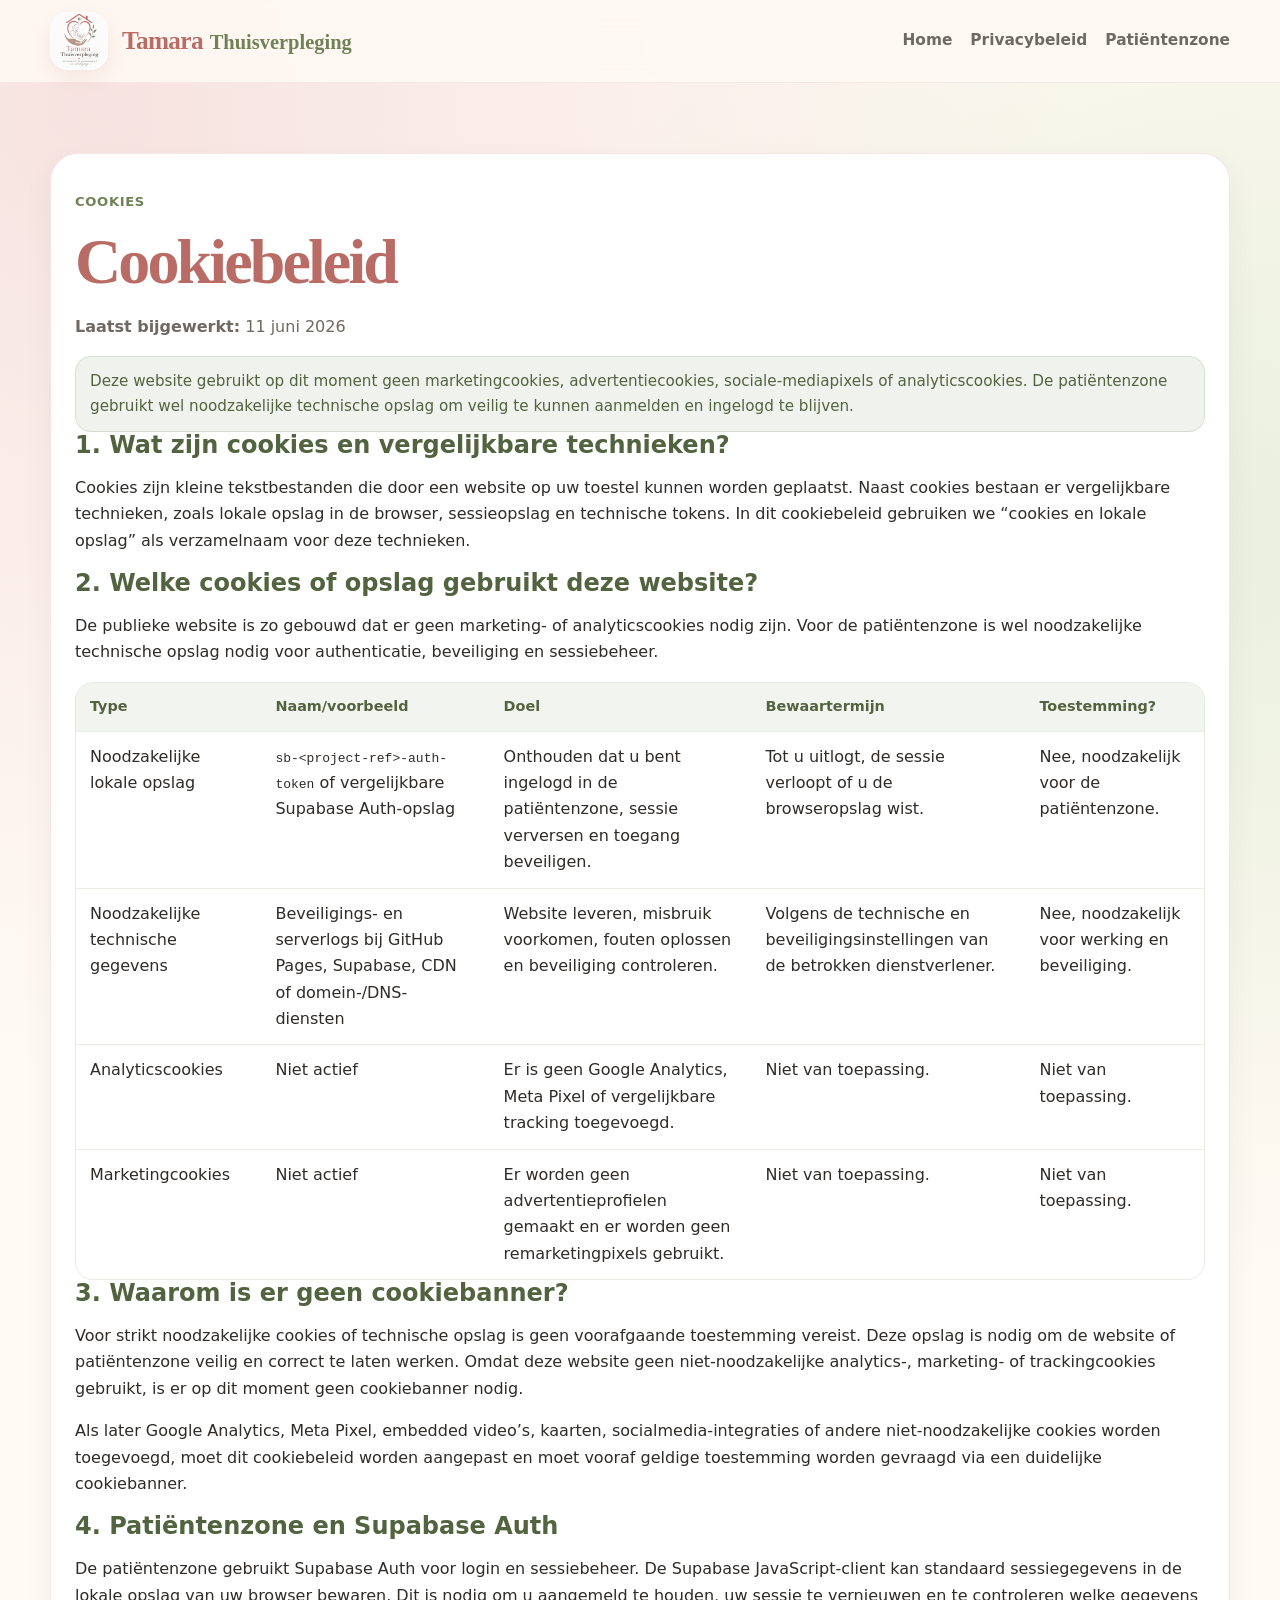
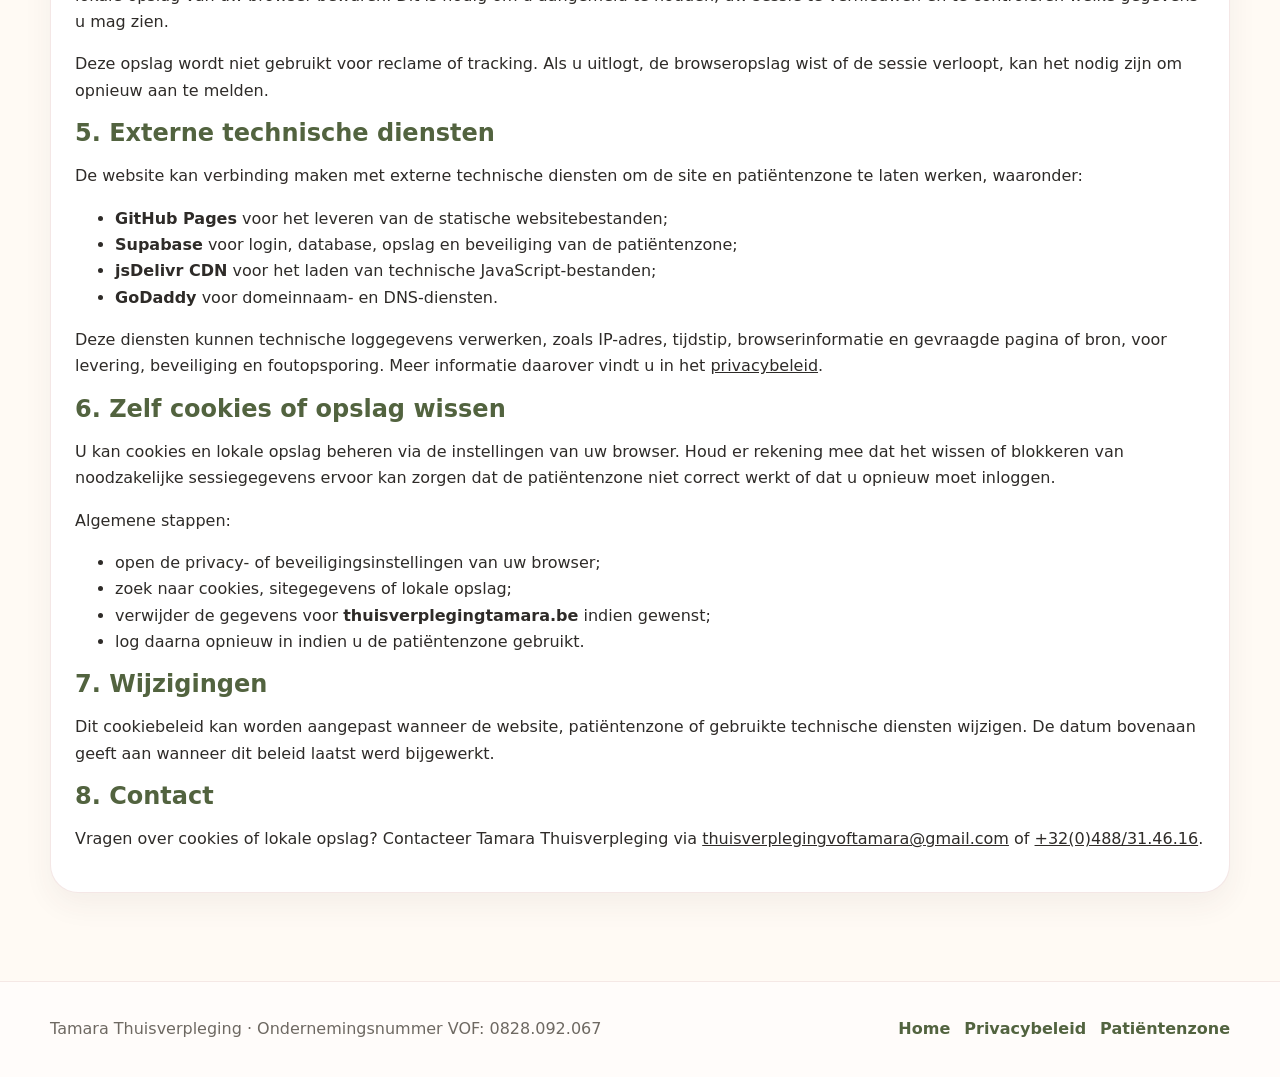
<file: cookies.html>
<!doctype html>
<html lang="nl-BE">
<head>
  <meta charset="utf-8">
  <meta name="viewport" content="width=device-width, initial-scale=1">
  <title>Cookiebeleid | Tamara Thuisverpleging</title>
  <meta name="description" content="Cookiebeleid van Tamara Thuisverpleging voor cookies, lokale opslag en noodzakelijke sessiegegevens.">
  <meta name="robots" content="noindex">
  <link rel="stylesheet" href="assets/css/styles.css">
</head>
<body>
<a class="skip-link" href="#main">Naar inhoud</a>
<header class="site-header">
  <div class="container nav">
    <a class="brand" href="index.html" aria-label="Tamara Thuisverpleging home">
      <img class="brand-logo" src="assets/img/logo.png" alt="Logo Tamara Thuisverpleging">
      <span class="brand-text"><strong>Tamara</strong><span>Thuisverpleging</span></span>
    </a>
    <nav class="nav-links" aria-label="Navigatie cookiebeleid">
      <a href="index.html">Home</a>
      <a href="privacy.html">Privacybeleid</a>
      <a class="always" href="patientenzone.html">Patiëntenzone</a>
    </nav>
  </div>
</header>

<main id="main" class="section">
  <div class="container">
    <article class="portal-card">
      <p class="eyebrow">Cookies</p>
      <h1 style="font-size:clamp(2rem,6vw,4rem)">Cookiebeleid</h1>
      <p class="muted"><strong>Laatst bijgewerkt:</strong> 11 juni 2026</p>

      <div class="notice">
        Deze website gebruikt op dit moment geen marketingcookies, advertentiecookies, sociale-mediapixels of analyticscookies. De patiëntenzone gebruikt wel noodzakelijke technische opslag om veilig te kunnen aanmelden en ingelogd te blijven.
      </div>

      <h2>1. Wat zijn cookies en vergelijkbare technieken?</h2>
      <p>Cookies zijn kleine tekstbestanden die door een website op uw toestel kunnen worden geplaatst. Naast cookies bestaan er vergelijkbare technieken, zoals lokale opslag in de browser, sessieopslag en technische tokens. In dit cookiebeleid gebruiken we “cookies en lokale opslag” als verzamelnaam voor deze technieken.</p>

      <h2>2. Welke cookies of opslag gebruikt deze website?</h2>
      <p>De publieke website is zo gebouwd dat er geen marketing- of analyticscookies nodig zijn. Voor de patiëntenzone is wel noodzakelijke technische opslag nodig voor authenticatie, beveiliging en sessiebeheer.</p>

      <div class="table-wrap">
        <table>
          <thead>
            <tr><th>Type</th><th>Naam/voorbeeld</th><th>Doel</th><th>Bewaartermijn</th><th>Toestemming?</th></tr>
          </thead>
          <tbody>
            <tr>
              <td>Noodzakelijke lokale opslag</td>
              <td><code>sb-&lt;project-ref&gt;-auth-token</code> of vergelijkbare Supabase Auth-opslag</td>
              <td>Onthouden dat u bent ingelogd in de patiëntenzone, sessie verversen en toegang beveiligen.</td>
              <td>Tot u uitlogt, de sessie verloopt of u de browseropslag wist.</td>
              <td>Nee, noodzakelijk voor de patiëntenzone.</td>
            </tr>
            <tr>
              <td>Noodzakelijke technische gegevens</td>
              <td>Beveiligings- en serverlogs bij GitHub Pages, Supabase, CDN of domein-/DNS-diensten</td>
              <td>Website leveren, misbruik voorkomen, fouten oplossen en beveiliging controleren.</td>
              <td>Volgens de technische en beveiligingsinstellingen van de betrokken dienstverlener.</td>
              <td>Nee, noodzakelijk voor werking en beveiliging.</td>
            </tr>
            <tr>
              <td>Analyticscookies</td>
              <td>Niet actief</td>
              <td>Er is geen Google Analytics, Meta Pixel of vergelijkbare tracking toegevoegd.</td>
              <td>Niet van toepassing.</td>
              <td>Niet van toepassing.</td>
            </tr>
            <tr>
              <td>Marketingcookies</td>
              <td>Niet actief</td>
              <td>Er worden geen advertentieprofielen gemaakt en er worden geen remarketingpixels gebruikt.</td>
              <td>Niet van toepassing.</td>
              <td>Niet van toepassing.</td>
            </tr>
          </tbody>
        </table>
      </div>

      <h2>3. Waarom is er geen cookiebanner?</h2>
      <p>Voor strikt noodzakelijke cookies of technische opslag is geen voorafgaande toestemming vereist. Deze opslag is nodig om de website of patiëntenzone veilig en correct te laten werken. Omdat deze website geen niet-noodzakelijke analytics-, marketing- of trackingcookies gebruikt, is er op dit moment geen cookiebanner nodig.</p>
      <p>Als later Google Analytics, Meta Pixel, embedded video’s, kaarten, socialmedia-integraties of andere niet-noodzakelijke cookies worden toegevoegd, moet dit cookiebeleid worden aangepast en moet vooraf geldige toestemming worden gevraagd via een duidelijke cookiebanner.</p>

      <h2>4. Patiëntenzone en Supabase Auth</h2>
      <p>De patiëntenzone gebruikt Supabase Auth voor login en sessiebeheer. De Supabase JavaScript-client kan standaard sessiegegevens in de lokale opslag van uw browser bewaren. Dit is nodig om u aangemeld te houden, uw sessie te vernieuwen en te controleren welke gegevens u mag zien.</p>
      <p>Deze opslag wordt niet gebruikt voor reclame of tracking. Als u uitlogt, de browseropslag wist of de sessie verloopt, kan het nodig zijn om opnieuw aan te melden.</p>

      <h2>5. Externe technische diensten</h2>
      <p>De website kan verbinding maken met externe technische diensten om de site en patiëntenzone te laten werken, waaronder:</p>
      <ul>
        <li><strong>GitHub Pages</strong> voor het leveren van de statische websitebestanden;</li>
        <li><strong>Supabase</strong> voor login, database, opslag en beveiliging van de patiëntenzone;</li>
        <li><strong>jsDelivr CDN</strong> voor het laden van technische JavaScript-bestanden;</li>
        <li><strong>GoDaddy</strong> voor domeinnaam- en DNS-diensten.</li>
      </ul>
      <p>Deze diensten kunnen technische loggegevens verwerken, zoals IP-adres, tijdstip, browserinformatie en gevraagde pagina of bron, voor levering, beveiliging en foutopsporing. Meer informatie daarover vindt u in het <a href="privacy.html">privacybeleid</a>.</p>

      <h2>6. Zelf cookies of opslag wissen</h2>
      <p>U kan cookies en lokale opslag beheren via de instellingen van uw browser. Houd er rekening mee dat het wissen of blokkeren van noodzakelijke sessiegegevens ervoor kan zorgen dat de patiëntenzone niet correct werkt of dat u opnieuw moet inloggen.</p>
      <p>Algemene stappen:</p>
      <ul>
        <li>open de privacy- of beveiligingsinstellingen van uw browser;</li>
        <li>zoek naar cookies, sitegegevens of lokale opslag;</li>
        <li>verwijder de gegevens voor <strong>thuisverplegingtamara.be</strong> indien gewenst;</li>
        <li>log daarna opnieuw in indien u de patiëntenzone gebruikt.</li>
      </ul>

      <h2>7. Wijzigingen</h2>
      <p>Dit cookiebeleid kan worden aangepast wanneer de website, patiëntenzone of gebruikte technische diensten wijzigen. De datum bovenaan geeft aan wanneer dit beleid laatst werd bijgewerkt.</p>

      <h2>8. Contact</h2>
      <p>Vragen over cookies of lokale opslag? Contacteer Tamara Thuisverpleging via <a href="mailto:thuisverplegingvoftamara@gmail.com">thuisverplegingvoftamara@gmail.com</a> of <a href="tel:+32488314616">+32(0)488/31.46.16</a>.</p>
    </article>
  </div>
</main>

<footer class="site-footer">
  <div class="container footer-grid">
    <span>Tamara Thuisverpleging · Ondernemingsnummer VOF: 0828.092.067</span>
    <div class="footer-links">
      <a href="index.html">Home</a>
      <a href="privacy.html">Privacybeleid</a>
      <a href="patientenzone.html">Patiëntenzone</a>
    </div>
  </div>
</footer>
</body>
</html>
</file>
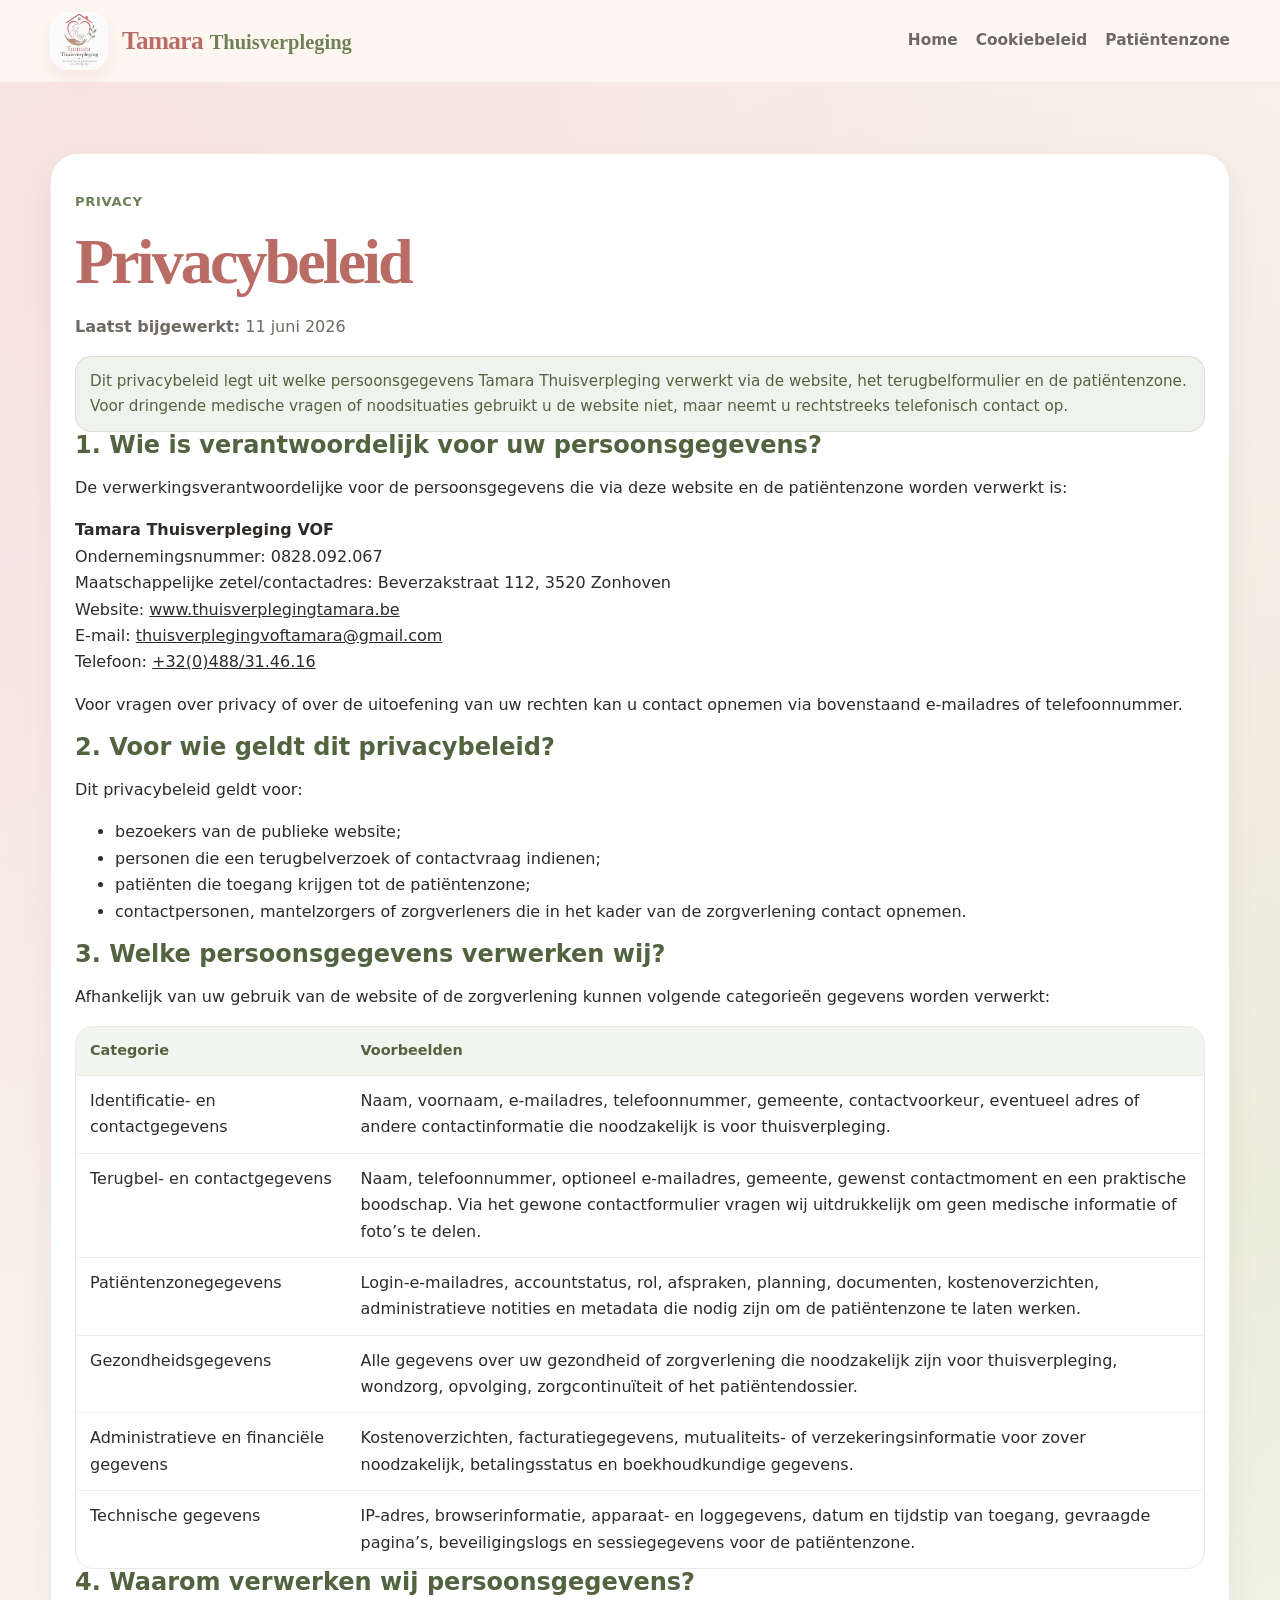
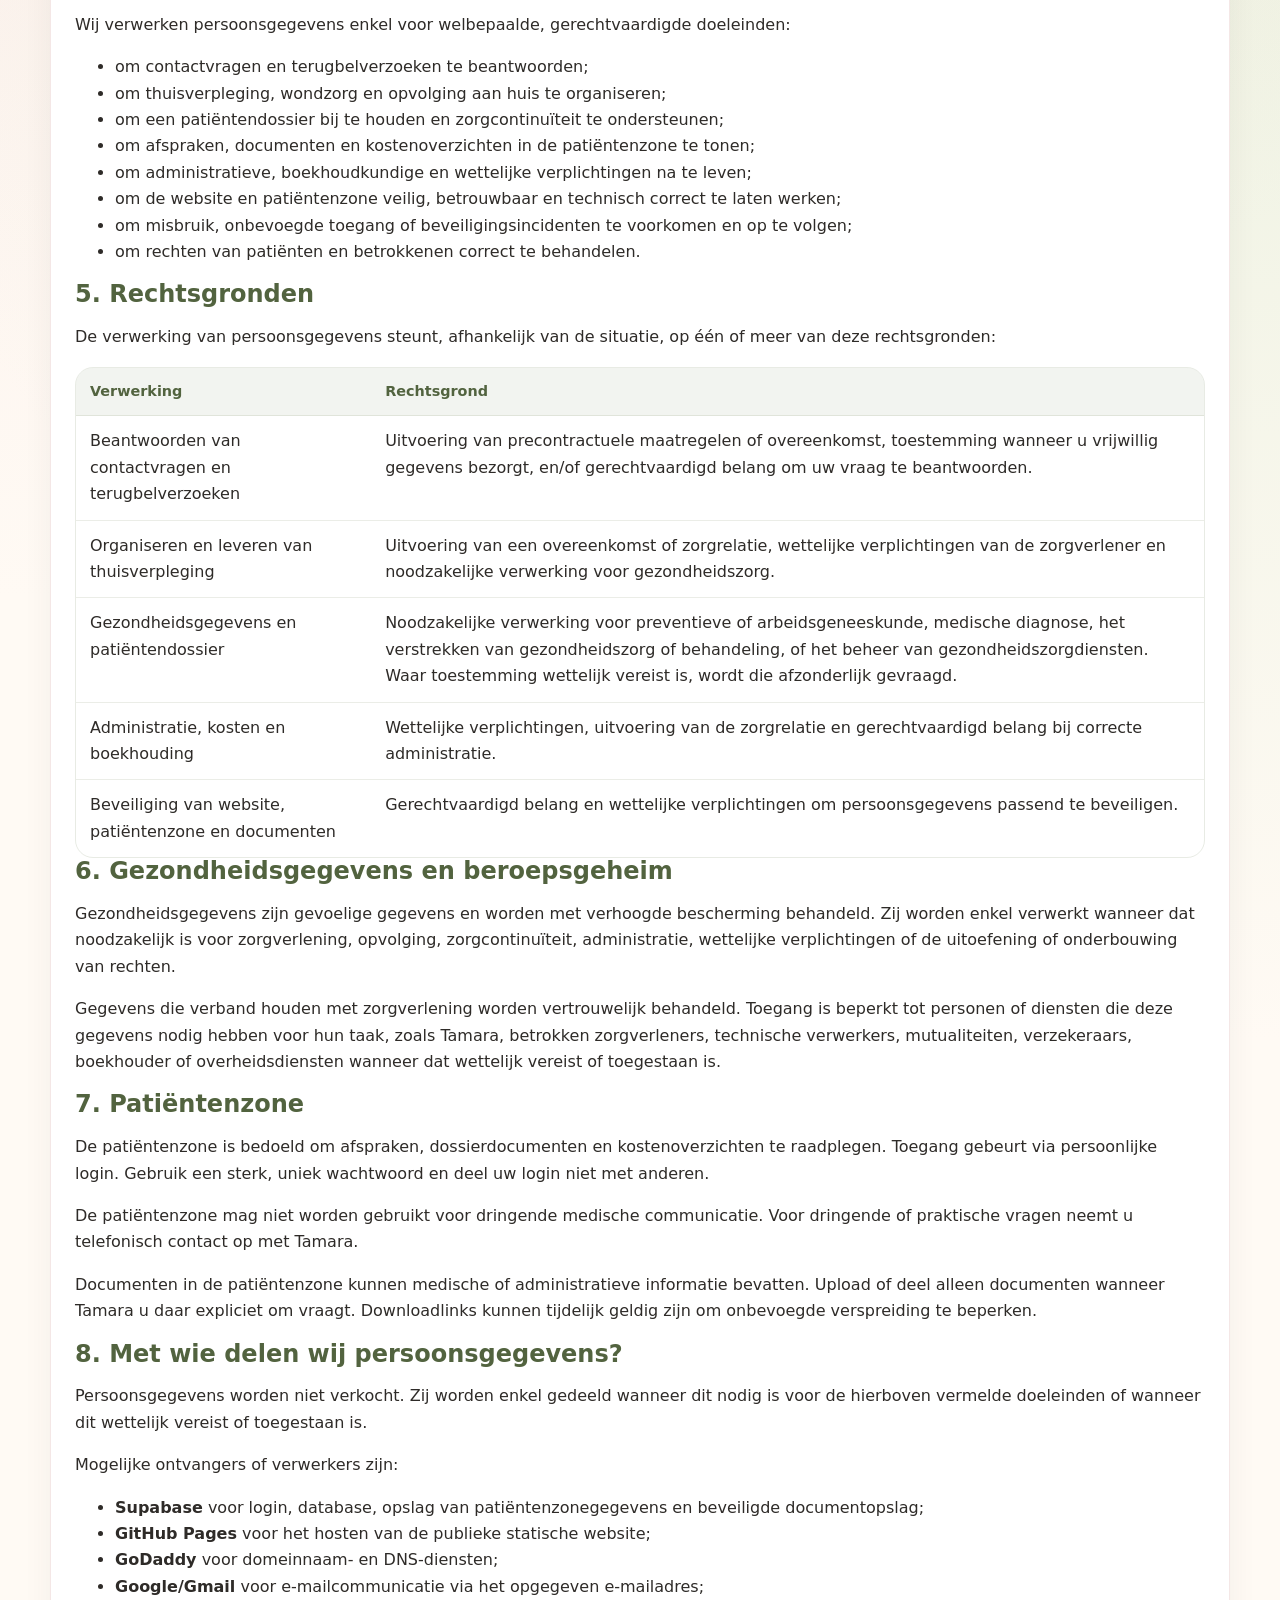
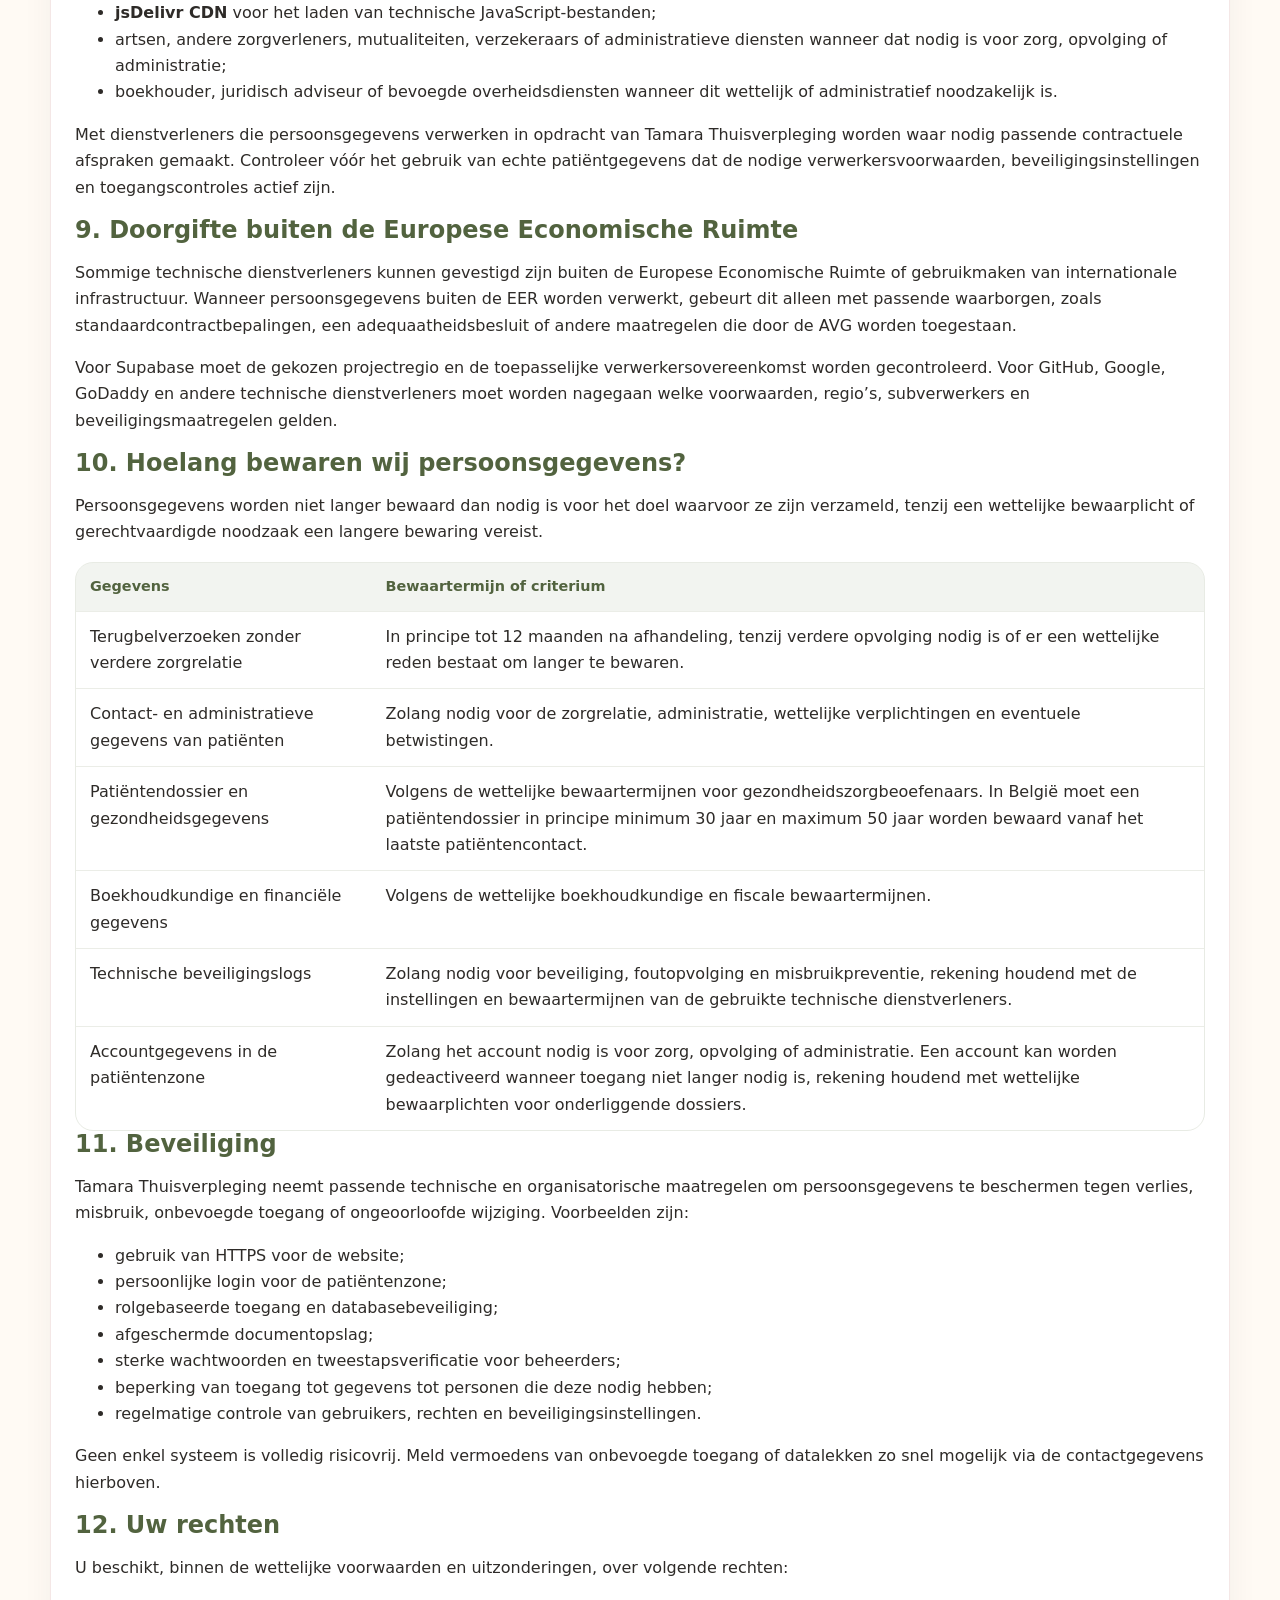
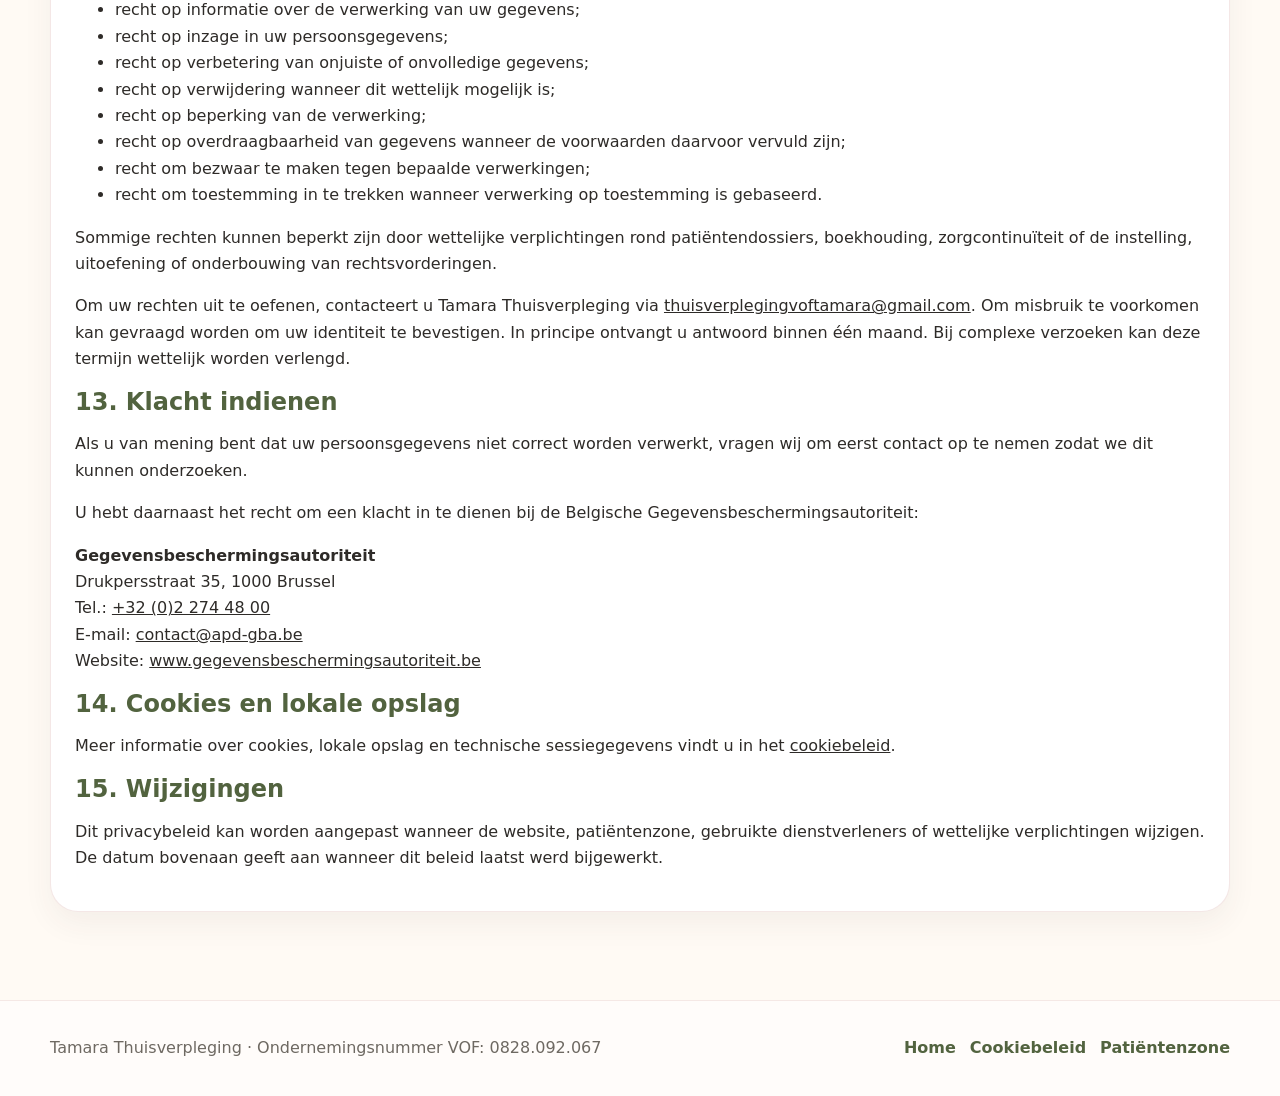
<file: privacy.html>
<!doctype html>
<html lang="nl-BE">
<head>
  <meta charset="utf-8">
  <meta name="viewport" content="width=device-width, initial-scale=1">
  <title>Privacybeleid | Tamara Thuisverpleging</title>
  <meta name="description" content="Privacybeleid van Tamara Thuisverpleging voor de website en patiëntenzone.">
  <meta name="robots" content="noindex">
  <link rel="stylesheet" href="assets/css/styles.css">
</head>
<body>
<a class="skip-link" href="#main">Naar inhoud</a>
<header class="site-header">
  <div class="container nav">
    <a class="brand" href="index.html" aria-label="Tamara Thuisverpleging home">
      <img class="brand-logo" src="assets/img/logo.png" alt="Logo Tamara Thuisverpleging">
      <span class="brand-text"><strong>Tamara</strong><span>Thuisverpleging</span></span>
    </a>
    <nav class="nav-links" aria-label="Navigatie privacybeleid">
      <a href="index.html">Home</a>
      <a href="cookies.html">Cookiebeleid</a>
      <a class="always" href="patientenzone.html">Patiëntenzone</a>
    </nav>
  </div>
</header>

<main id="main" class="section">
  <div class="container">
    <article class="portal-card">
      <p class="eyebrow">Privacy</p>
      <h1 style="font-size:clamp(2rem,6vw,4rem)">Privacybeleid</h1>
      <p class="muted"><strong>Laatst bijgewerkt:</strong> 11 juni 2026</p>

      <div class="notice">
        Dit privacybeleid legt uit welke persoonsgegevens Tamara Thuisverpleging verwerkt via de website, het terugbelformulier en de patiëntenzone. Voor dringende medische vragen of noodsituaties gebruikt u de website niet, maar neemt u rechtstreeks telefonisch contact op.
      </div>

      <h2>1. Wie is verantwoordelijk voor uw persoonsgegevens?</h2>
      <p>De verwerkingsverantwoordelijke voor de persoonsgegevens die via deze website en de patiëntenzone worden verwerkt is:</p>
      <p>
        <strong>Tamara Thuisverpleging VOF</strong><br>
        Ondernemingsnummer: 0828.092.067<br>
        Maatschappelijke zetel/contactadres: Beverzakstraat 112, 3520 Zonhoven<br>
        Website: <a href="https://www.thuisverplegingtamara.be">www.thuisverplegingtamara.be</a><br>
        E-mail: <a href="mailto:thuisverplegingvoftamara@gmail.com">thuisverplegingvoftamara@gmail.com</a><br>
        Telefoon: <a href="tel:+32488314616">+32(0)488/31.46.16</a>
      </p>
      <p>Voor vragen over privacy of over de uitoefening van uw rechten kan u contact opnemen via bovenstaand e-mailadres of telefoonnummer.</p>

      <h2>2. Voor wie geldt dit privacybeleid?</h2>
      <p>Dit privacybeleid geldt voor:</p>
      <ul>
        <li>bezoekers van de publieke website;</li>
        <li>personen die een terugbelverzoek of contactvraag indienen;</li>
        <li>patiënten die toegang krijgen tot de patiëntenzone;</li>
        <li>contactpersonen, mantelzorgers of zorgverleners die in het kader van de zorgverlening contact opnemen.</li>
      </ul>

      <h2>3. Welke persoonsgegevens verwerken wij?</h2>
      <p>Afhankelijk van uw gebruik van de website of de zorgverlening kunnen volgende categorieën gegevens worden verwerkt:</p>
      <div class="table-wrap">
        <table>
          <thead>
            <tr><th>Categorie</th><th>Voorbeelden</th></tr>
          </thead>
          <tbody>
            <tr>
              <td>Identificatie- en contactgegevens</td>
              <td>Naam, voornaam, e-mailadres, telefoonnummer, gemeente, contactvoorkeur, eventueel adres of andere contactinformatie die noodzakelijk is voor thuisverpleging.</td>
            </tr>
            <tr>
              <td>Terugbel- en contactgegevens</td>
              <td>Naam, telefoonnummer, optioneel e-mailadres, gemeente, gewenst contactmoment en een praktische boodschap. Via het gewone contactformulier vragen wij uitdrukkelijk om geen medische informatie of foto’s te delen.</td>
            </tr>
            <tr>
              <td>Patiëntenzonegegevens</td>
              <td>Login-e-mailadres, accountstatus, rol, afspraken, planning, documenten, kostenoverzichten, administratieve notities en metadata die nodig zijn om de patiëntenzone te laten werken.</td>
            </tr>
            <tr>
              <td>Gezondheidsgegevens</td>
              <td>Alle gegevens over uw gezondheid of zorgverlening die noodzakelijk zijn voor thuisverpleging, wondzorg, opvolging, zorgcontinuïteit of het patiëntendossier.</td>
            </tr>
            <tr>
              <td>Administratieve en financiële gegevens</td>
              <td>Kostenoverzichten, facturatiegegevens, mutualiteits- of verzekeringsinformatie voor zover noodzakelijk, betalingsstatus en boekhoudkundige gegevens.</td>
            </tr>
            <tr>
              <td>Technische gegevens</td>
              <td>IP-adres, browserinformatie, apparaat- en loggegevens, datum en tijdstip van toegang, gevraagde pagina’s, beveiligingslogs en sessiegegevens voor de patiëntenzone.</td>
            </tr>
          </tbody>
        </table>
      </div>

      <h2>4. Waarom verwerken wij persoonsgegevens?</h2>
      <p>Wij verwerken persoonsgegevens enkel voor welbepaalde, gerechtvaardigde doeleinden:</p>
      <ul>
        <li>om contactvragen en terugbelverzoeken te beantwoorden;</li>
        <li>om thuisverpleging, wondzorg en opvolging aan huis te organiseren;</li>
        <li>om een patiëntendossier bij te houden en zorgcontinuïteit te ondersteunen;</li>
        <li>om afspraken, documenten en kostenoverzichten in de patiëntenzone te tonen;</li>
        <li>om administratieve, boekhoudkundige en wettelijke verplichtingen na te leven;</li>
        <li>om de website en patiëntenzone veilig, betrouwbaar en technisch correct te laten werken;</li>
        <li>om misbruik, onbevoegde toegang of beveiligingsincidenten te voorkomen en op te volgen;</li>
        <li>om rechten van patiënten en betrokkenen correct te behandelen.</li>
      </ul>

      <h2>5. Rechtsgronden</h2>
      <p>De verwerking van persoonsgegevens steunt, afhankelijk van de situatie, op één of meer van deze rechtsgronden:</p>
      <div class="table-wrap">
        <table>
          <thead>
            <tr><th>Verwerking</th><th>Rechtsgrond</th></tr>
          </thead>
          <tbody>
            <tr>
              <td>Beantwoorden van contactvragen en terugbelverzoeken</td>
              <td>Uitvoering van precontractuele maatregelen of overeenkomst, toestemming wanneer u vrijwillig gegevens bezorgt, en/of gerechtvaardigd belang om uw vraag te beantwoorden.</td>
            </tr>
            <tr>
              <td>Organiseren en leveren van thuisverpleging</td>
              <td>Uitvoering van een overeenkomst of zorgrelatie, wettelijke verplichtingen van de zorgverlener en noodzakelijke verwerking voor gezondheidszorg.</td>
            </tr>
            <tr>
              <td>Gezondheidsgegevens en patiëntendossier</td>
              <td>Noodzakelijke verwerking voor preventieve of arbeidsgeneeskunde, medische diagnose, het verstrekken van gezondheidszorg of behandeling, of het beheer van gezondheidszorgdiensten. Waar toestemming wettelijk vereist is, wordt die afzonderlijk gevraagd.</td>
            </tr>
            <tr>
              <td>Administratie, kosten en boekhouding</td>
              <td>Wettelijke verplichtingen, uitvoering van de zorgrelatie en gerechtvaardigd belang bij correcte administratie.</td>
            </tr>
            <tr>
              <td>Beveiliging van website, patiëntenzone en documenten</td>
              <td>Gerechtvaardigd belang en wettelijke verplichtingen om persoonsgegevens passend te beveiligen.</td>
            </tr>
          </tbody>
        </table>
      </div>

      <h2>6. Gezondheidsgegevens en beroepsgeheim</h2>
      <p>Gezondheidsgegevens zijn gevoelige gegevens en worden met verhoogde bescherming behandeld. Zij worden enkel verwerkt wanneer dat noodzakelijk is voor zorgverlening, opvolging, zorgcontinuïteit, administratie, wettelijke verplichtingen of de uitoefening of onderbouwing van rechten.</p>
      <p>Gegevens die verband houden met zorgverlening worden vertrouwelijk behandeld. Toegang is beperkt tot personen of diensten die deze gegevens nodig hebben voor hun taak, zoals Tamara, betrokken zorgverleners, technische verwerkers, mutualiteiten, verzekeraars, boekhouder of overheidsdiensten wanneer dat wettelijk vereist of toegestaan is.</p>

      <h2>7. Patiëntenzone</h2>
      <p>De patiëntenzone is bedoeld om afspraken, dossierdocumenten en kostenoverzichten te raadplegen. Toegang gebeurt via persoonlijke login. Gebruik een sterk, uniek wachtwoord en deel uw login niet met anderen.</p>
      <p>De patiëntenzone mag niet worden gebruikt voor dringende medische communicatie. Voor dringende of praktische vragen neemt u telefonisch contact op met Tamara.</p>
      <p>Documenten in de patiëntenzone kunnen medische of administratieve informatie bevatten. Upload of deel alleen documenten wanneer Tamara u daar expliciet om vraagt. Downloadlinks kunnen tijdelijk geldig zijn om onbevoegde verspreiding te beperken.</p>

      <h2>8. Met wie delen wij persoonsgegevens?</h2>
      <p>Persoonsgegevens worden niet verkocht. Zij worden enkel gedeeld wanneer dit nodig is voor de hierboven vermelde doeleinden of wanneer dit wettelijk vereist of toegestaan is.</p>
      <p>Mogelijke ontvangers of verwerkers zijn:</p>
      <ul>
        <li><strong>Supabase</strong> voor login, database, opslag van patiëntenzonegegevens en beveiligde documentopslag;</li>
        <li><strong>GitHub Pages</strong> voor het hosten van de publieke statische website;</li>
        <li><strong>GoDaddy</strong> voor domeinnaam- en DNS-diensten;</li>
        <li><strong>Google/Gmail</strong> voor e-mailcommunicatie via het opgegeven e-mailadres;</li>
        <li><strong>jsDelivr CDN</strong> voor het laden van technische JavaScript-bestanden;</li>
        <li>artsen, andere zorgverleners, mutualiteiten, verzekeraars of administratieve diensten wanneer dat nodig is voor zorg, opvolging of administratie;</li>
        <li>boekhouder, juridisch adviseur of bevoegde overheidsdiensten wanneer dit wettelijk of administratief noodzakelijk is.</li>
      </ul>
      <p>Met dienstverleners die persoonsgegevens verwerken in opdracht van Tamara Thuisverpleging worden waar nodig passende contractuele afspraken gemaakt. Controleer vóór het gebruik van echte patiëntgegevens dat de nodige verwerkersvoorwaarden, beveiligingsinstellingen en toegangscontroles actief zijn.</p>

      <h2>9. Doorgifte buiten de Europese Economische Ruimte</h2>
      <p>Sommige technische dienstverleners kunnen gevestigd zijn buiten de Europese Economische Ruimte of gebruikmaken van internationale infrastructuur. Wanneer persoonsgegevens buiten de EER worden verwerkt, gebeurt dit alleen met passende waarborgen, zoals standaardcontractbepalingen, een adequaatheidsbesluit of andere maatregelen die door de AVG worden toegestaan.</p>
      <p>Voor Supabase moet de gekozen projectregio en de toepasselijke verwerkersovereenkomst worden gecontroleerd. Voor GitHub, Google, GoDaddy en andere technische dienstverleners moet worden nagegaan welke voorwaarden, regio’s, subverwerkers en beveiligingsmaatregelen gelden.</p>

      <h2>10. Hoelang bewaren wij persoonsgegevens?</h2>
      <p>Persoonsgegevens worden niet langer bewaard dan nodig is voor het doel waarvoor ze zijn verzameld, tenzij een wettelijke bewaarplicht of gerechtvaardigde noodzaak een langere bewaring vereist.</p>
      <div class="table-wrap">
        <table>
          <thead>
            <tr><th>Gegevens</th><th>Bewaartermijn of criterium</th></tr>
          </thead>
          <tbody>
            <tr>
              <td>Terugbelverzoeken zonder verdere zorgrelatie</td>
              <td>In principe tot 12 maanden na afhandeling, tenzij verdere opvolging nodig is of er een wettelijke reden bestaat om langer te bewaren.</td>
            </tr>
            <tr>
              <td>Contact- en administratieve gegevens van patiënten</td>
              <td>Zolang nodig voor de zorgrelatie, administratie, wettelijke verplichtingen en eventuele betwistingen.</td>
            </tr>
            <tr>
              <td>Patiëntendossier en gezondheidsgegevens</td>
              <td>Volgens de wettelijke bewaartermijnen voor gezondheidszorgbeoefenaars. In België moet een patiëntendossier in principe minimum 30 jaar en maximum 50 jaar worden bewaard vanaf het laatste patiëntencontact.</td>
            </tr>
            <tr>
              <td>Boekhoudkundige en financiële gegevens</td>
              <td>Volgens de wettelijke boekhoudkundige en fiscale bewaartermijnen.</td>
            </tr>
            <tr>
              <td>Technische beveiligingslogs</td>
              <td>Zolang nodig voor beveiliging, foutopvolging en misbruikpreventie, rekening houdend met de instellingen en bewaartermijnen van de gebruikte technische dienstverleners.</td>
            </tr>
            <tr>
              <td>Accountgegevens in de patiëntenzone</td>
              <td>Zolang het account nodig is voor zorg, opvolging of administratie. Een account kan worden gedeactiveerd wanneer toegang niet langer nodig is, rekening houdend met wettelijke bewaarplichten voor onderliggende dossiers.</td>
            </tr>
          </tbody>
        </table>
      </div>

      <h2>11. Beveiliging</h2>
      <p>Tamara Thuisverpleging neemt passende technische en organisatorische maatregelen om persoonsgegevens te beschermen tegen verlies, misbruik, onbevoegde toegang of ongeoorloofde wijziging. Voorbeelden zijn:</p>
      <ul>
        <li>gebruik van HTTPS voor de website;</li>
        <li>persoonlijke login voor de patiëntenzone;</li>
        <li>rolgebaseerde toegang en databasebeveiliging;</li>
        <li>afgeschermde documentopslag;</li>
        <li>sterke wachtwoorden en tweestapsverificatie voor beheerders;</li>
        <li>beperking van toegang tot gegevens tot personen die deze nodig hebben;</li>
        <li>regelmatige controle van gebruikers, rechten en beveiligingsinstellingen.</li>
      </ul>
      <p>Geen enkel systeem is volledig risicovrij. Meld vermoedens van onbevoegde toegang of datalekken zo snel mogelijk via de contactgegevens hierboven.</p>

      <h2>12. Uw rechten</h2>
      <p>U beschikt, binnen de wettelijke voorwaarden en uitzonderingen, over volgende rechten:</p>
      <ul>
        <li>recht op informatie over de verwerking van uw gegevens;</li>
        <li>recht op inzage in uw persoonsgegevens;</li>
        <li>recht op verbetering van onjuiste of onvolledige gegevens;</li>
        <li>recht op verwijdering wanneer dit wettelijk mogelijk is;</li>
        <li>recht op beperking van de verwerking;</li>
        <li>recht op overdraagbaarheid van gegevens wanneer de voorwaarden daarvoor vervuld zijn;</li>
        <li>recht om bezwaar te maken tegen bepaalde verwerkingen;</li>
        <li>recht om toestemming in te trekken wanneer verwerking op toestemming is gebaseerd.</li>
      </ul>
      <p>Sommige rechten kunnen beperkt zijn door wettelijke verplichtingen rond patiëntendossiers, boekhouding, zorgcontinuïteit of de instelling, uitoefening of onderbouwing van rechtsvorderingen.</p>
      <p>Om uw rechten uit te oefenen, contacteert u Tamara Thuisverpleging via <a href="mailto:thuisverplegingvoftamara@gmail.com">thuisverplegingvoftamara@gmail.com</a>. Om misbruik te voorkomen kan gevraagd worden om uw identiteit te bevestigen. In principe ontvangt u antwoord binnen één maand. Bij complexe verzoeken kan deze termijn wettelijk worden verlengd.</p>

      <h2>13. Klacht indienen</h2>
      <p>Als u van mening bent dat uw persoonsgegevens niet correct worden verwerkt, vragen wij om eerst contact op te nemen zodat we dit kunnen onderzoeken.</p>
      <p>U hebt daarnaast het recht om een klacht in te dienen bij de Belgische Gegevensbeschermingsautoriteit:</p>
      <p>
        <strong>Gegevensbeschermingsautoriteit</strong><br>
        Drukpersstraat 35, 1000 Brussel<br>
        Tel.: <a href="tel:+3222744800">+32 (0)2 274 48 00</a><br>
        E-mail: <a href="mailto:contact@apd-gba.be">contact@apd-gba.be</a><br>
        Website: <a href="https://www.gegevensbeschermingsautoriteit.be">www.gegevensbeschermingsautoriteit.be</a>
      </p>

      <h2>14. Cookies en lokale opslag</h2>
      <p>Meer informatie over cookies, lokale opslag en technische sessiegegevens vindt u in het <a href="cookies.html">cookiebeleid</a>.</p>

      <h2>15. Wijzigingen</h2>
      <p>Dit privacybeleid kan worden aangepast wanneer de website, patiëntenzone, gebruikte dienstverleners of wettelijke verplichtingen wijzigen. De datum bovenaan geeft aan wanneer dit beleid laatst werd bijgewerkt.</p>
    </article>
  </div>
</main>

<footer class="site-footer">
  <div class="container footer-grid">
    <span>Tamara Thuisverpleging · Ondernemingsnummer VOF: 0828.092.067</span>
    <div class="footer-links">
      <a href="index.html">Home</a>
      <a href="cookies.html">Cookiebeleid</a>
      <a href="patientenzone.html">Patiëntenzone</a>
    </div>
  </div>
</footer>
</body>
</html>
</file>
<file: assets/css/styles.css>
:root {
  --rose: #b96c65;
  --rose-soft: #f5dedc;
  --rose-pale: #fff7f6;
  --sage: #6f8157;
  --sage-deep: #52633f;
  --cream: #fffaf4;
  --beige: #e9d8c5;
  --ink: #2e2b28;
  --muted: #6e6962;
  --white: #ffffff;
  --line: rgba(185, 108, 101, .22);
  --shadow: 0 22px 60px rgba(73, 54, 48, .12);
  --radius: 28px;
  --radius-sm: 16px;
  --max: 1180px;
}

* { box-sizing: border-box; }
html { scroll-behavior: smooth; }
body {
  margin: 0;
  font-family: Inter, ui-sans-serif, system-ui, -apple-system, BlinkMacSystemFont, "Segoe UI", sans-serif;
  color: var(--ink);
  background:
    radial-gradient(circle at 8% 4%, rgba(245, 222, 220, .82), transparent 34%),
    radial-gradient(circle at 96% 20%, rgba(226, 237, 213, .75), transparent 30%),
    var(--cream);
  line-height: 1.65;
}

img { max-width: 100%; display: block; }
a { color: inherit; }

.container { width: min(var(--max), calc(100% - 40px)); margin-inline: auto; }
.skip-link { position: absolute; left: -999px; top: 8px; background: var(--sage); color: white; padding: .8rem 1rem; border-radius: 12px; z-index: 9999; }
.skip-link:focus { left: 8px; }

.site-header {
  position: sticky;
  top: 0;
  z-index: 50;
  background: rgba(255, 250, 244, .86);
  backdrop-filter: blur(18px);
  border-bottom: 1px solid rgba(185, 108, 101, .12);
}
.nav {
  min-height: 82px;
  display: flex;
  align-items: center;
  justify-content: space-between;
  gap: 24px;
}
.brand { display: flex; align-items: center; gap: 14px; text-decoration: none; min-width: 0; }
.brand-logo { width: 58px; height: 58px; object-fit: contain; border-radius: 18px; background: #fff; box-shadow: 0 8px 20px rgba(185,108,101,.12); flex: 0 0 auto; }
.brand-text { display: inline-flex; align-items: baseline; gap: .42rem; flex-wrap: wrap; white-space: nowrap; min-width: 0; }
.brand-text strong { display:inline; color: var(--rose); font-family: Georgia, "Times New Roman", serif; font-size: 1.58rem; line-height: 1; letter-spacing: -.025em; }
.brand-text span { color: var(--sage); font-family: Georgia, "Times New Roman", serif; font-size: 1.28rem; line-height: 1; font-weight: 700; }
.nav-links { display: flex; gap: 18px; align-items: center; flex-wrap: wrap; justify-content: flex-end; }
.nav-links a { text-decoration: none; color: var(--muted); font-weight: 650; font-size: .96rem; }
.nav-links a:hover { color: var(--sage-deep); }
.nav-actions { display: flex; gap: 10px; align-items: center; }

.btn {
  display: inline-flex;
  align-items: center;
  justify-content: center;
  gap: .55rem;
  border: 0;
  text-decoration: none;
  cursor: pointer;
  padding: .86rem 1.15rem;
  border-radius: 999px;
  font-weight: 800;
  transition: transform .18s ease, box-shadow .18s ease, background .18s ease;
  min-height: 46px;
  font-size: .98rem;
}
.btn:hover { transform: translateY(-1px); }
.btn-primary { background: var(--sage); color: white; box-shadow: 0 14px 28px rgba(82,99,63,.22); }
.btn-primary:hover { background: var(--sage-deep); }
.btn-secondary { background: var(--rose-soft); color: #813e38; }
.btn-ghost { background: white; color: var(--sage-deep); border: 1px solid rgba(111,129,87,.18); }
.btn-small { padding: .62rem .85rem; min-height: 38px; font-size: .88rem; }

.hero { padding: 72px 0 52px; }
.hero-grid { display: grid; grid-template-columns: 1.08fr .92fr; gap: 42px; align-items: center; }
.eyebrow { color: var(--sage); font-weight: 850; letter-spacing: .05em; text-transform: uppercase; font-size: .82rem; }
h1, h2, h3 { line-height: 1.12; margin: 0; }
h1 {
  font-family: Georgia, "Times New Roman", serif;
  font-size: clamp(2.5rem, 7vw, 5.4rem);
  color: var(--rose);
  letter-spacing: -.045em;
}
.hero-subtitle { font-size: clamp(1.25rem, 2vw, 1.7rem); color: var(--sage-deep); font-weight: 750; margin: 1rem 0 1.1rem; line-height: 1.32; }
.lead { font-size: 1.1rem; color: var(--muted); max-width: 66ch; }
.hero-actions { display: flex; gap: 12px; flex-wrap: wrap; margin: 28px 0 22px; }
.trust-list { display: flex; flex-wrap: wrap; gap: 10px; padding: 0; margin: 28px 0 0; list-style: none; }
.trust-list li { background: rgba(255,255,255,.75); border: 1px solid rgba(111,129,87,.16); border-radius: 999px; padding: .52rem .8rem; color: var(--sage-deep); font-weight: 700; }
.hero-card {
  position: relative;
  background: linear-gradient(135deg, rgba(255,255,255,.94), rgba(255,246,244,.92));
  border: 1px solid var(--line);
  border-radius: 36px;
  padding: 32px;
  box-shadow: var(--shadow);
  overflow: hidden;
}
.hero-card::before { content:""; position:absolute; inset:auto -30px -50px auto; width: 220px; height: 220px; border-radius: 50%; background: rgba(111,129,87,.14); }
.hero-card img { width: 230px; margin: 0 auto 20px; position: relative; z-index: 1; }
.card-note { position: relative; z-index: 1; background: white; border: 1px solid rgba(185,108,101,.18); border-radius: 24px; padding: 22px; }
.card-note strong { color: var(--sage-deep); font-size: 1.1rem; display: block; margin-bottom: .4rem; }

.section { padding: 70px 0; }
.section-soft { background: rgba(255,255,255,.48); border-block: 1px solid rgba(185,108,101,.1); }
.section-head { max-width: 760px; margin-bottom: 34px; }
.section-head h2 { font-family: Georgia, "Times New Roman", serif; font-size: clamp(2rem, 4vw, 3.2rem); color: var(--rose); margin: 0 0 12px; letter-spacing: -.025em; }
.section-head p { color: var(--muted); margin: 0; font-size: 1.08rem; }
.cards { display: grid; grid-template-columns: repeat(2, minmax(0, 1fr)); gap: 22px; }
.info-card {
  background: rgba(255,255,255,.9);
  border: 1px solid rgba(185,108,101,.16);
  border-radius: var(--radius);
  padding: 28px;
  box-shadow: 0 14px 34px rgba(73,54,48,.07);
}
.info-card h3 { color: var(--sage-deep); font-size: 1.35rem; margin-bottom: 10px; }
.info-card p { color: var(--muted); margin: 0; }
.service-line { display: flex; align-items: flex-start; gap: .65rem; }
.dot { width: .55rem; height: .55rem; flex: 0 0 .55rem; border-radius: 99px; background: var(--rose); margin-top: .58rem; box-shadow: 0 0 0 6px rgba(185,108,101,.08); }

.region-grid { display: grid; grid-template-columns: .9fr 1.1fr; gap: 24px; align-items: stretch; }
.region-map {
  border-radius: var(--radius);
  background:
    radial-gradient(circle at 20% 25%, rgba(185,108,101,.18), transparent 35%),
    linear-gradient(135deg, rgba(111,129,87,.9), rgba(82,99,63,.9));
  color: white;
  padding: 30px;
  min-height: 320px;
  display: flex;
  flex-direction: column;
  justify-content: space-between;
  box-shadow: var(--shadow);
}
.region-tags { display: flex; gap: 10px; flex-wrap: wrap; margin-top: 18px; }
.region-tags span { background: rgba(255,255,255,.18); padding: .58rem .82rem; border-radius: 999px; font-weight: 800; }
.keyword-grid { display:grid; grid-template-columns: repeat(2, minmax(0,1fr)); gap: 12px; }
.keyword { background: rgba(245,222,220,.6); color: #6f3b36; border-radius: 18px; padding: 12px 14px; font-weight: 700; }

.about-grid { display:grid; grid-template-columns: 1fr .86fr; gap: 28px; align-items:center; }
.about-panel { background: var(--rose-soft); border-radius: var(--radius); padding: 34px; border: 1px solid var(--line); }
.about-panel h2 { color: var(--rose); font-family: Georgia,"Times New Roman",serif; font-size: clamp(2rem, 4vw, 3.1rem); }
.about-panel p { color: #5d5550; }
.values { display:grid; gap: 14px; }
.value { background:white; border-radius: 22px; padding: 18px; border: 1px solid rgba(111,129,87,.16); }
.value strong { color: var(--sage-deep); display:block; }

.contact-grid { display:grid; grid-template-columns: .85fr 1.15fr; gap: 28px; align-items:start; }
.contact-box { background: var(--sage); color: white; border-radius: var(--radius); padding: 28px; box-shadow: var(--shadow); }
.contact-box h3 { font-size: 1.6rem; margin-bottom: 12px; }
.contact-list { list-style: none; padding: 0; margin: 18px 0 0; display:grid; gap: 14px; }
.contact-list a { color: white; text-decoration: none; font-weight: 800; }
.form-card { background: white; border-radius: var(--radius); padding: 28px; border: 1px solid rgba(185,108,101,.16); box-shadow: 0 14px 34px rgba(73,54,48,.07); }
.form-grid { display:grid; grid-template-columns: repeat(2, minmax(0,1fr)); gap: 14px; }
.form-grid .full { grid-column: 1 / -1; }
label { display:block; font-weight: 800; color: var(--sage-deep); margin-bottom: 6px; }
input, select, textarea {
  width: 100%;
  border: 1px solid rgba(111,129,87,.24);
  border-radius: 14px;
  background: #fffdfa;
  padding: .88rem .95rem;
  font: inherit;
  color: var(--ink);
  outline: none;
}
input:focus, select:focus, textarea:focus { border-color: var(--sage); box-shadow: 0 0 0 4px rgba(111,129,87,.12); }
textarea { min-height: 110px; resize: vertical; }
.notice { background: rgba(111,129,87,.10); border: 1px solid rgba(111,129,87,.18); color: var(--sage-deep); border-radius: 16px; padding: 12px 14px; font-size: .95rem; }
.status { margin-top: 12px; font-weight: 750; }
.status.ok { color: var(--sage-deep); }
.status.err { color: #9b3832; }

.site-footer { padding: 34px 0; border-top: 1px solid rgba(185,108,101,.14); color: var(--muted); background: rgba(255,255,255,.55); }
.footer-grid { display:grid; grid-template-columns: 1fr auto; gap: 22px; align-items:center; }
.footer-links { display:flex; gap: 14px; flex-wrap: wrap; justify-content:flex-end; }
.footer-links a { color: var(--sage-deep); font-weight: 750; text-decoration: none; }

/* Portal */
.portal-page { background: linear-gradient(135deg, var(--cream), #fff); }
.portal-shell { padding: 42px 0 70px; }
.portal-layout { display:grid; grid-template-columns: 280px 1fr; gap: 24px; align-items:start; }
.portal-sidebar { position: sticky; top: 104px; background:white; border-radius: var(--radius); padding: 20px; border: 1px solid rgba(185,108,101,.16); box-shadow: 0 12px 30px rgba(73,54,48,.06); }
.portal-main { min-width: 0; }
.portal-menu { display:grid; gap: 8px; margin-top: 18px; }
.portal-menu button { text-align:left; background: transparent; border: 0; border-radius: 14px; padding: 12px 14px; font: inherit; font-weight: 800; cursor:pointer; color: var(--muted); }
.portal-menu button.active, .portal-menu button:hover { background: var(--rose-soft); color: #7b3d36; }
.portal-card { background: white; border: 1px solid rgba(185,108,101,.16); border-radius: var(--radius); padding: 24px; box-shadow: 0 12px 30px rgba(73,54,48,.06); margin-bottom: 18px; }
.portal-card h2, .portal-card h3 { color: var(--sage-deep); margin-bottom: 12px; }
.auth-card { width: min(620px, calc(100% - 40px)); margin: 44px auto; }
.auth-tabs { display:flex; gap:8px; margin: 16px 0 18px; flex-wrap:wrap; }
.auth-tabs button { border: 0; border-radius:999px; padding:.65rem .9rem; background: var(--rose-soft); color:#7b3d36; font-weight:800; cursor:pointer; }
.auth-tabs button.active { background: var(--sage); color:#fff; }
.table-wrap { overflow:auto; border: 1px solid rgba(111,129,87,.16); border-radius: 18px; }
table { width: 100%; border-collapse: collapse; min-width: 720px; }
th, td { padding: 12px 14px; border-bottom: 1px solid rgba(111,129,87,.14); text-align:left; vertical-align:top; }
th { background: rgba(111,129,87,.09); color: var(--sage-deep); font-size:.9rem; }
tr:last-child td { border-bottom:0; }
.badge { display:inline-flex; align-items:center; padding:.28rem .55rem; border-radius:999px; background: var(--rose-soft); color:#7b3d36; font-weight:800; font-size:.82rem; }
.badge.green { background: rgba(111,129,87,.13); color: var(--sage-deep); }
.toolbar { display:flex; gap: 10px; flex-wrap: wrap; align-items:center; margin: 12px 0 18px; }
.hidden { display:none !important; }
.two-col { display:grid; grid-template-columns: repeat(2, minmax(0,1fr)); gap: 14px; }
.three-col { display:grid; grid-template-columns: repeat(3, minmax(0,1fr)); gap: 14px; }
.muted { color: var(--muted); }
.danger { color: #9b3832; }
.success { color: var(--sage-deep); }

@media (max-width: 920px) {
  .hero-grid, .region-grid, .about-grid, .contact-grid, .portal-layout { grid-template-columns: 1fr; }
  .nav { align-items:flex-start; flex-direction:column; padding: 14px 0; }
  .nav-links { justify-content:flex-start; }
  .portal-sidebar { position: static; }
  .cards { grid-template-columns:1fr; }
}
@media (max-width: 640px) {
  .container { width: min(100% - 26px, var(--max)); }
  .nav-links a:not(.always) { display: none; }
  .hero { padding-top: 46px; }
  .hero-card { padding: 22px; border-radius: 28px; }
  .form-grid, .two-col, .three-col, .keyword-grid { grid-template-columns: 1fr; }
  .footer-grid { grid-template-columns:1fr; }
  .footer-links { justify-content:flex-start; }
  .section { padding: 52px 0; }
}

/* Security hardening helpers */
.hp-field {
  position: absolute !important;
  left: -10000px !important;
  top: auto !important;
  width: 1px !important;
  height: 1px !important;
  overflow: hidden !important;
}
button:disabled,
.btn[disabled] {
  opacity: .62;
  cursor: not-allowed;
  transform: none !important;
}
.notice.danger {
  background: rgba(155,56,50,.10);
  border-color: rgba(155,56,50,.25);
  color: #9b3832;
}
</file>
